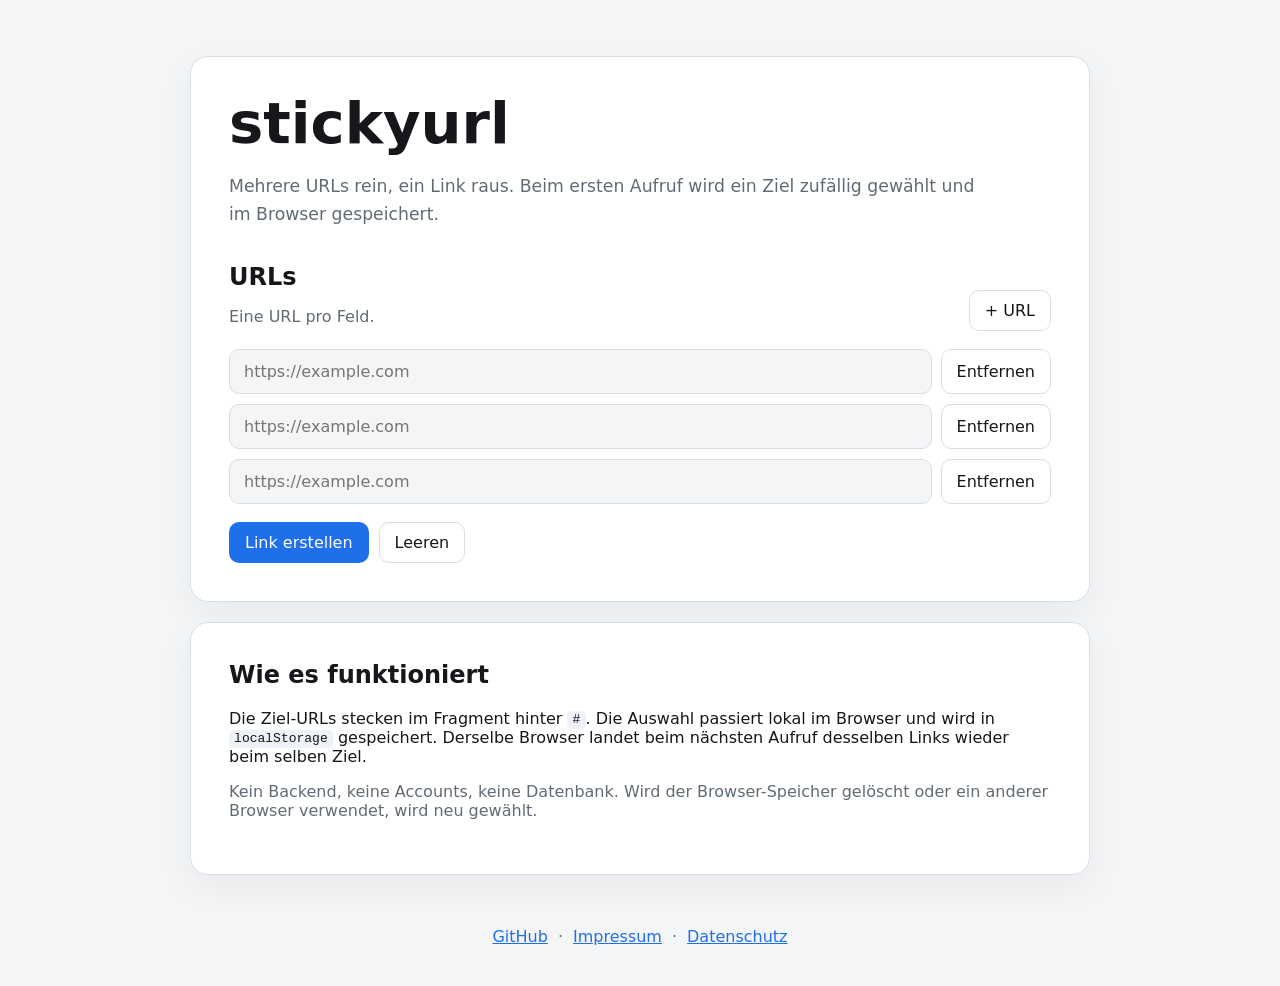
<file: index.html>
<!doctype html>
<html lang="de">
<head>
  <meta charset="utf-8">
  <meta name="viewport" content="width=device-width, initial-scale=1">
  <meta name="color-scheme" content="light dark">
  <title>stickyurl</title>
  <meta name="description" content="Ein statischer URL-Router mit zufälliger, im Browser gespeicherter Zielauswahl.">
  <link rel="stylesheet" href="styles.css">
  <script src="app.js" defer></script>
</head>
<body>
  <noscript>
    <div class="noscript">JavaScript wird für stickyurl benötigt.</div>
  </noscript>

  <main class="page" id="app" hidden>
    <section class="card hero">
      <h1>stickyurl</h1>
      <p class="lead">
        Mehrere URLs rein, ein Link raus. Beim ersten Aufruf wird ein Ziel zufällig gewählt und im Browser gespeichert.
      </p>

      <form id="router-form" novalidate>
        <div class="section-heading">
          <div>
            <h2>URLs</h2>
            <p>Eine URL pro Feld.</p>
          </div>
          <button type="button" class="secondary" id="add-url">+ URL</button>
        </div>

        <div id="url-list" class="url-list" aria-live="polite"></div>

        <div class="actions">
          <button type="submit" class="primary">Link erstellen</button>
          <button type="button" class="secondary" id="clear-form">Leeren</button>
        </div>

        <p id="form-error" class="error" role="alert" hidden></p>
      </form>
    </section>

    <section class="card result" id="result" hidden>
      <h2>Fertig</h2>
      <div class="copy-row">
        <input id="result-url" type="text" readonly aria-label="Erzeugter Weiterleitungslink">
        <button type="button" class="primary" id="copy-link">Kopieren</button>
      </div>
      <p id="copy-status" class="status" aria-live="polite"></p>
    </section>

    <section class="card info">
      <h2>Wie es funktioniert</h2>
      <p>
        Die Ziel-URLs stecken im Fragment hinter <code>#</code>. Die Auswahl passiert lokal im Browser und wird in
        <code>localStorage</code> gespeichert. Derselbe Browser landet beim nächsten Aufruf desselben Links wieder beim selben Ziel.
      </p>
      <p class="muted">
        Kein Backend, keine Accounts, keine Datenbank. Wird der Browser-Speicher gelöscht oder ein anderer Browser verwendet, wird neu gewählt.
      </p>
    </section>
  </main>

  <footer class="footer" id="footer" hidden>
    <a href="https://github.com/fischerscode/stickyurl" rel="noopener noreferrer">GitHub</a>
    <span aria-hidden="true">·</span>
    <a href="impressum.html">Impressum</a>
    <span aria-hidden="true">·</span>
    <a href="datenschutz.html">Datenschutz</a>
  </footer>
</body>
</html>
</file>
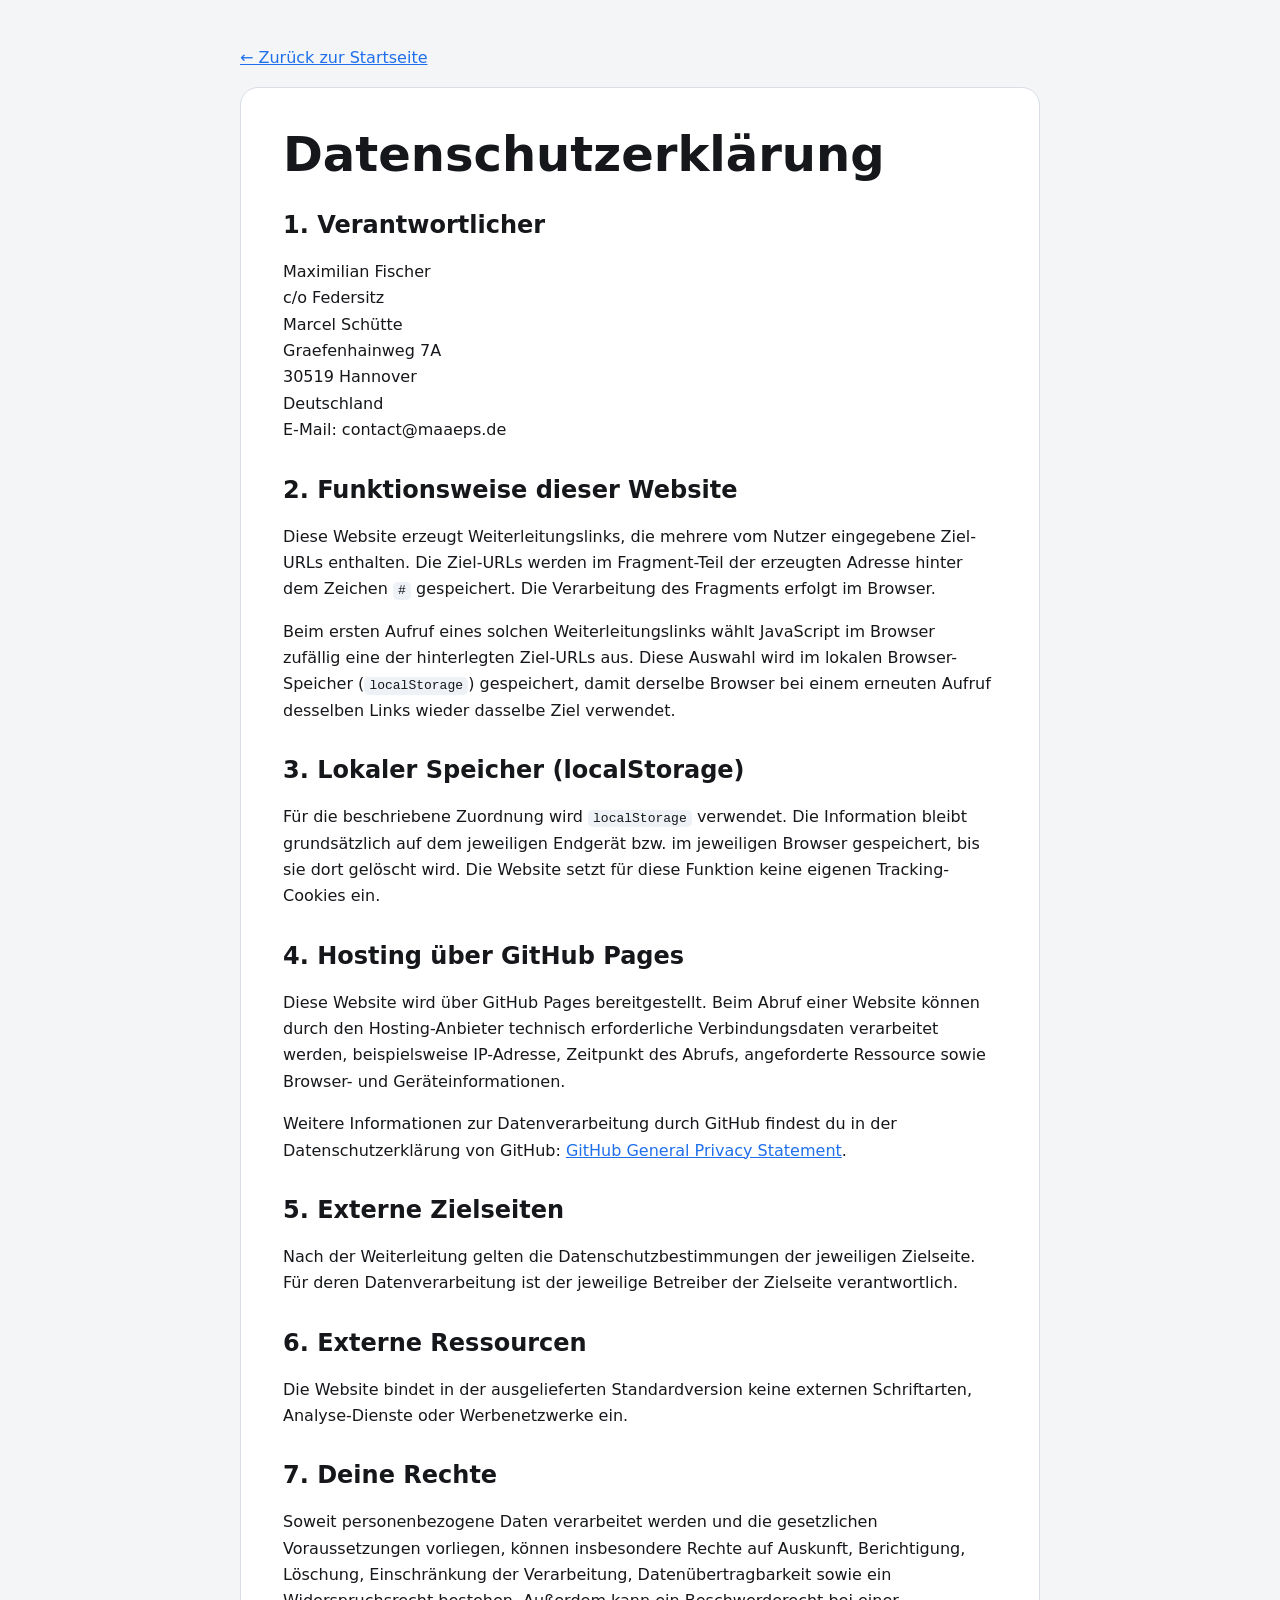
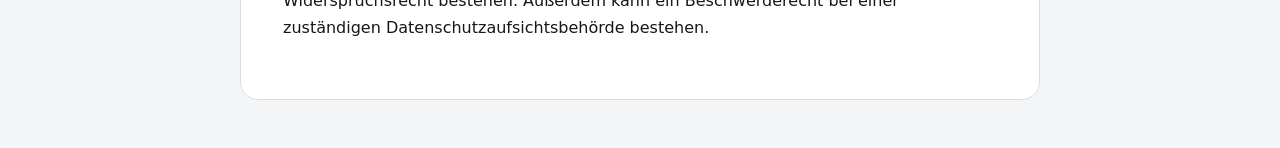
<file: datenschutz.html>
<!doctype html>
<html lang="de">

<head>
  <meta charset="utf-8">
  <meta name="viewport" content="width=device-width, initial-scale=1">
  <meta name="color-scheme" content="light dark">
  <title>Datenschutzerklärung</title>
  <link rel="stylesheet" href="styles.css">
</head>

<body>
  <main class="legal">
    <a class="back" href="./">← Zurück zur Startseite</a>
    <article>
      <h1>Datenschutzerklärung</h1>

      <h2>1. Verantwortlicher</h2>
      <p>
        Maximilian Fischer<br>
        c/o Federsitz<br>
        Marcel Schütte<br>
        Graefenhainweg 7A<br>
        30519 Hannover<br>
        Deutschland<br>
        E-Mail: contact@maaeps.de
      </p>

      <h2>2. Funktionsweise dieser Website</h2>
      <p>
        Diese Website erzeugt Weiterleitungslinks, die mehrere vom Nutzer eingegebene Ziel-URLs enthalten. Die Ziel-URLs
        werden im Fragment-Teil der erzeugten Adresse hinter dem Zeichen <code>#</code> gespeichert. Die Verarbeitung
        des Fragments erfolgt im Browser.
      </p>
      <p>
        Beim ersten Aufruf eines solchen Weiterleitungslinks wählt JavaScript im Browser zufällig eine der hinterlegten
        Ziel-URLs aus. Diese Auswahl wird im lokalen Browser-Speicher (<code>localStorage</code>) gespeichert, damit
        derselbe Browser bei einem erneuten Aufruf desselben Links wieder dasselbe Ziel verwendet.
      </p>

      <h2>3. Lokaler Speicher (localStorage)</h2>
      <p>
        Für die beschriebene Zuordnung wird <code>localStorage</code> verwendet. Die Information bleibt grundsätzlich
        auf dem jeweiligen Endgerät bzw. im jeweiligen Browser gespeichert, bis sie dort gelöscht wird. Die Website
        setzt für diese Funktion keine eigenen Tracking-Cookies ein.
      </p>

      <h2>4. Hosting über GitHub Pages</h2>
      <p>
        Diese Website wird über GitHub Pages bereitgestellt. Beim Abruf einer Website können durch den Hosting-Anbieter
        technisch erforderliche Verbindungsdaten verarbeitet werden, beispielsweise IP-Adresse, Zeitpunkt des Abrufs,
        angeforderte Ressource sowie Browser- und Geräteinformationen.
      </p>
      <p>
        Weitere Informationen zur Datenverarbeitung durch GitHub findest du in der Datenschutzerklärung von GitHub:
        <a href="https://docs.github.com/de/site-policy/privacy-policies/github-general-privacy-statement"
          rel="noopener noreferrer">GitHub General Privacy Statement</a>.
      </p>

      <h2>5. Externe Zielseiten</h2>
      <p>
        Nach der Weiterleitung gelten die Datenschutzbestimmungen der jeweiligen Zielseite. Für deren Datenverarbeitung
        ist der jeweilige Betreiber der Zielseite verantwortlich.
      </p>

      <h2>6. Externe Ressourcen</h2>
      <p>
        Die Website bindet in der ausgelieferten Standardversion keine externen Schriftarten, Analyse-Dienste oder
        Werbenetzwerke ein.
      </p>

      <h2>7. Deine Rechte</h2>
      <p>
        Soweit personenbezogene Daten verarbeitet werden und die gesetzlichen Voraussetzungen vorliegen, können
        insbesondere Rechte auf Auskunft, Berichtigung, Löschung, Einschränkung der Verarbeitung, Datenübertragbarkeit
        sowie ein Widerspruchsrecht bestehen. Außerdem kann ein Beschwerderecht bei einer zuständigen
        Datenschutzaufsichtsbehörde bestehen.
      </p>
    </article>
  </main>
</body>

</html>
</file>
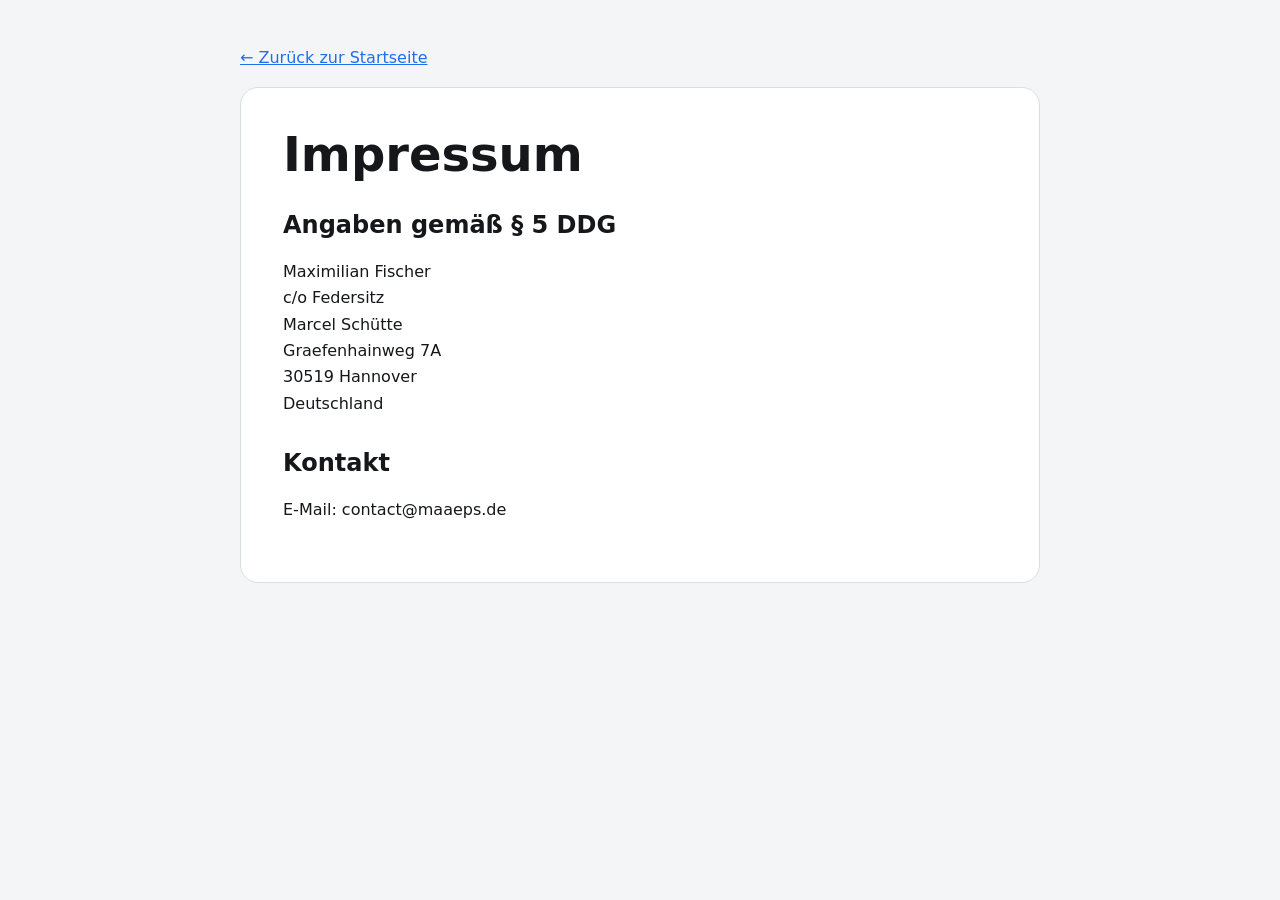
<file: impressum.html>
<!doctype html>
<html lang="de">

<head>
  <meta charset="utf-8">
  <meta name="viewport" content="width=device-width, initial-scale=1">
  <meta name="color-scheme" content="light dark">
  <title>Impressum</title>
  <link rel="stylesheet" href="styles.css">
</head>

<body>
  <main class="legal">
    <a class="back" href="./">← Zurück zur Startseite</a>
    <article>
      <h1>Impressum</h1>
      <h2>Angaben gemäß § 5 DDG</h2>
      <p>
        Maximilian Fischer<br>
        c/o Federsitz<br>
        Marcel Schütte<br>
        Graefenhainweg 7A<br>
        30519 Hannover<br>
        Deutschland
      </p>

      <h2>Kontakt</h2>
      <p>
        E-Mail: contact@maaeps.de
      </p>
    </article>
  </main>
</body>

</html>
</file>
<file: styles.css>
:root {
  font-family: Inter, ui-sans-serif, system-ui, -apple-system, BlinkMacSystemFont, "Segoe UI", sans-serif;
  color-scheme: light dark;
  --bg: #f4f5f7;
  --card: #ffffff;
  --text: #15171a;
  --muted: #626b75;
  --border: #d9dee5;
  --accent: #1f6feb;
  --accent-hover: #1558bb;
  --danger-bg: #fff1f1;
  --danger: #9b1c1c;
  --code: #eef1f5;
}

@media (prefers-color-scheme: dark) {
  :root {
    --bg: #0d1117;
    --card: #161b22;
    --text: #f0f3f6;
    --muted: #9da7b3;
    --border: #30363d;
    --accent: #4493f8;
    --accent-hover: #6aa9fa;
    --danger-bg: #2a1618;
    --danger: #ffb4b4;
    --code: #21262d;
  }
}

* { box-sizing: border-box; }
html { min-height: 100%; }
body {
  margin: 0;
  min-height: 100vh;
  background: var(--bg);
  color: var(--text);
}

button, input { font: inherit; }
a { color: var(--accent); }
code {
  background: var(--code);
  padding: .08rem .32rem;
  border-radius: .3rem;
}

.page {
  width: min(900px, calc(100% - 32px));
  margin: 0 auto;
  padding: 56px 0 24px;
}

.card {
  background: var(--card);
  border: 1px solid var(--border);
  border-radius: 18px;
  padding: clamp(22px, 4vw, 38px);
  margin-bottom: 20px;
  box-shadow: 0 12px 35px rgba(0, 0, 0, .05);
}

.eyebrow {
  text-transform: uppercase;
  letter-spacing: .08em;
  font-weight: 700;
  font-size: .78rem;
  color: var(--muted);
  margin: 0 0 10px;
}

h1 { font-size: clamp(2rem, 6vw, 3.6rem); line-height: 1.02; margin: 0 0 18px; }
h2 { margin-top: 0; }
.lead { color: var(--muted); font-size: 1.08rem; line-height: 1.65; max-width: 70ch; }
.muted, .section-heading p { color: var(--muted); }

.section-heading {
  display: flex;
  align-items: end;
  justify-content: space-between;
  gap: 16px;
  margin-top: 34px;
}
.section-heading h2, .section-heading p { margin-bottom: 5px; }

.url-list { display: grid; gap: 10px; margin: 18px 0; }
.url-row { display: grid; grid-template-columns: 1fr auto; gap: 9px; }
input[type="url"], input[type="text"] {
  width: 100%;
  padding: 12px 14px;
  border: 1px solid var(--border);
  background: var(--bg);
  color: var(--text);
  border-radius: 10px;
  outline: none;
}
input:focus { border-color: var(--accent); box-shadow: 0 0 0 3px color-mix(in srgb, var(--accent) 20%, transparent); }

button {
  border-radius: 10px;
  border: 1px solid transparent;
  padding: 10px 15px;
  cursor: pointer;
}
.primary { background: var(--accent); color: white; }
.primary:hover { background: var(--accent-hover); }
.secondary, .icon-button {
  background: transparent;
  color: var(--text);
  border-color: var(--border);
}
.secondary:hover, .icon-button:hover { background: var(--code); }

.actions { display: flex; flex-wrap: wrap; gap: 10px; margin-top: 18px; }
.copy-row { display: grid; grid-template-columns: 1fr auto; gap: 10px; }
.error {
  color: var(--danger);
  background: var(--danger-bg);
  border: 1px solid color-mix(in srgb, var(--danger) 28%, transparent);
  padding: 12px 14px;
  border-radius: 10px;
}
.status { min-height: 1.4em; color: var(--muted); }
.info li { margin: .5rem 0; line-height: 1.55; }

.footer {
  display: flex;
  justify-content: center;
  gap: 10px;
  padding: 8px 16px 40px;
  color: var(--muted);
}
.noscript { margin: 30px auto; width: min(800px, calc(100% - 32px)); }

.legal {
  width: min(800px, calc(100% - 32px));
  margin: 0 auto;
  padding: 48px 0;
}
.legal article {
  background: var(--card);
  border: 1px solid var(--border);
  border-radius: 18px;
  padding: clamp(22px, 5vw, 42px);
}
.legal h1 { font-size: clamp(2rem, 5vw, 3rem); }
.legal h2 { margin-top: 2rem; }
.legal p, .legal li { line-height: 1.65; }
.placeholder {
  border-left: 4px solid var(--accent);
  padding: 10px 14px;
  background: var(--code);
  border-radius: 0 8px 8px 0;
}
.back { display: inline-block; margin-bottom: 20px; }

@media (max-width: 650px) {
  .page { padding-top: 24px; }
  .section-heading { align-items: stretch; flex-direction: column; }
  .url-row, .copy-row { grid-template-columns: 1fr; }
  .icon-button { justify-self: start; }
}
</file>
